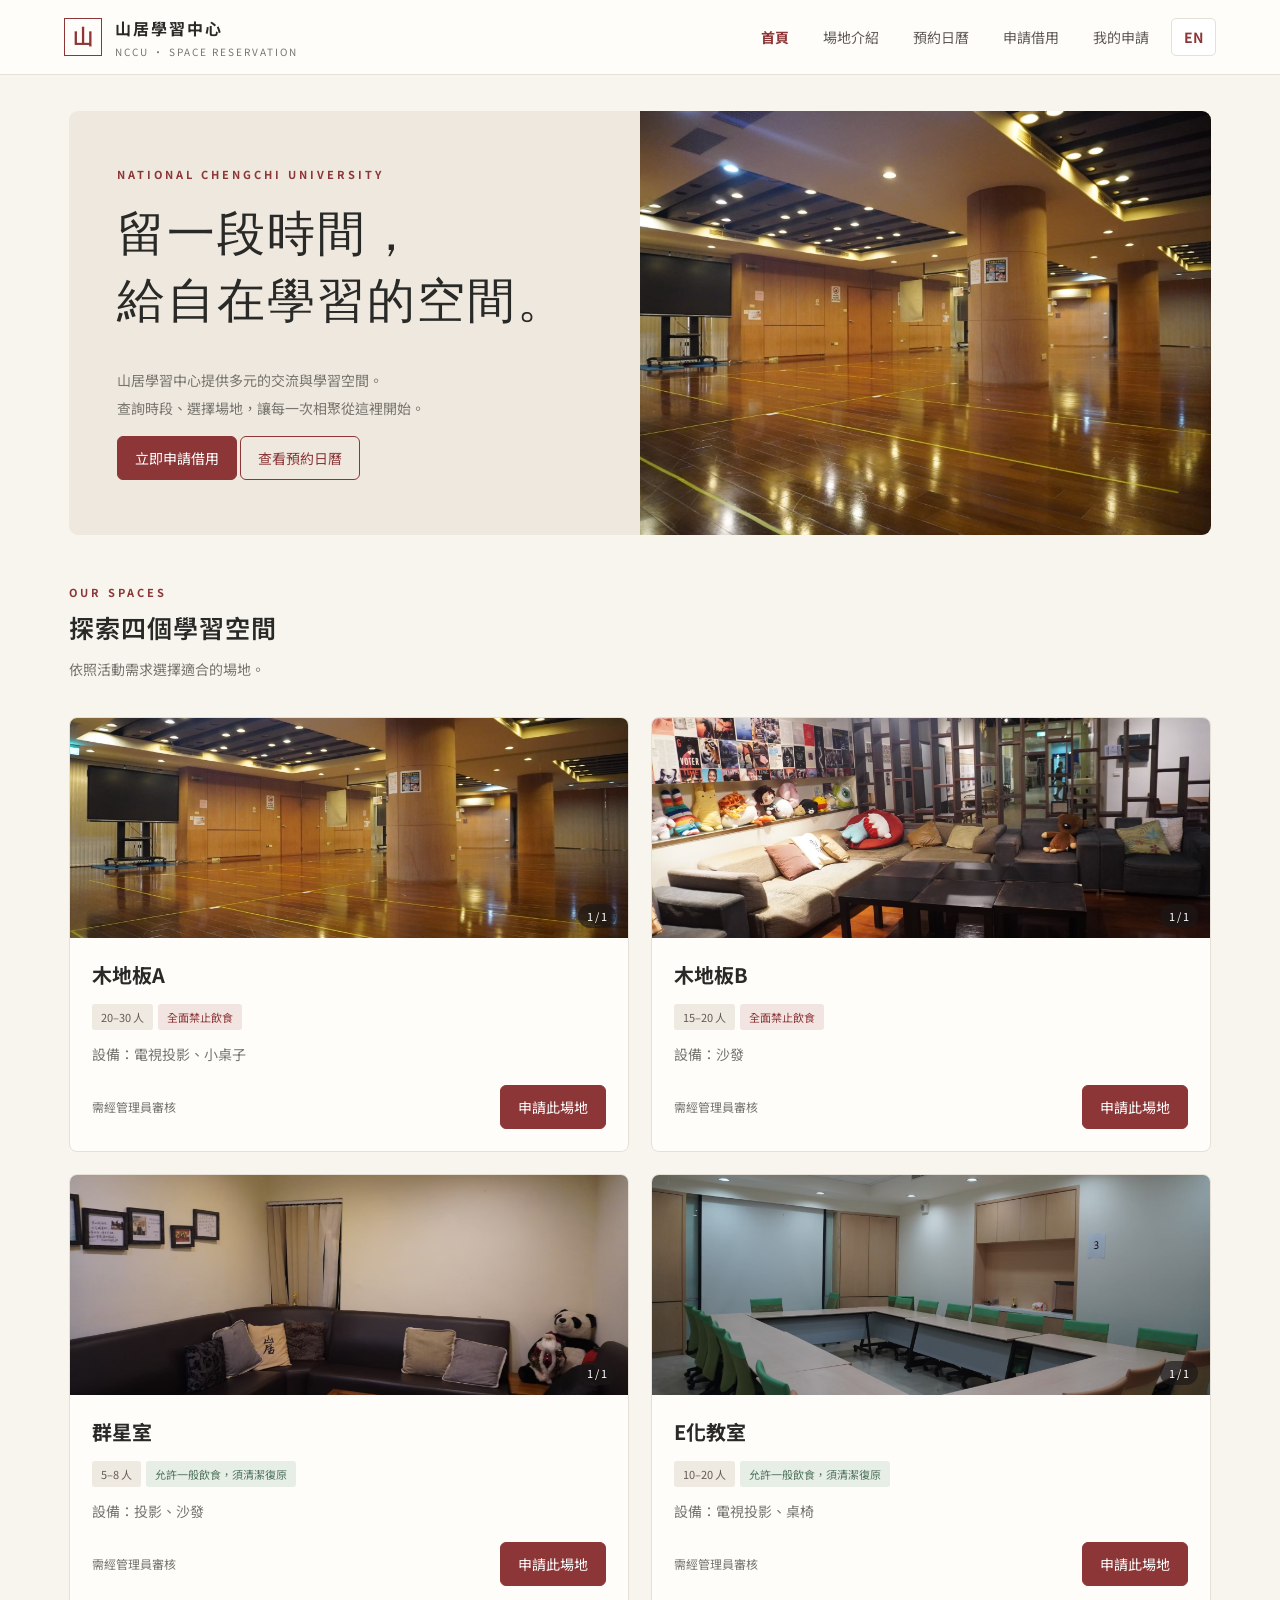
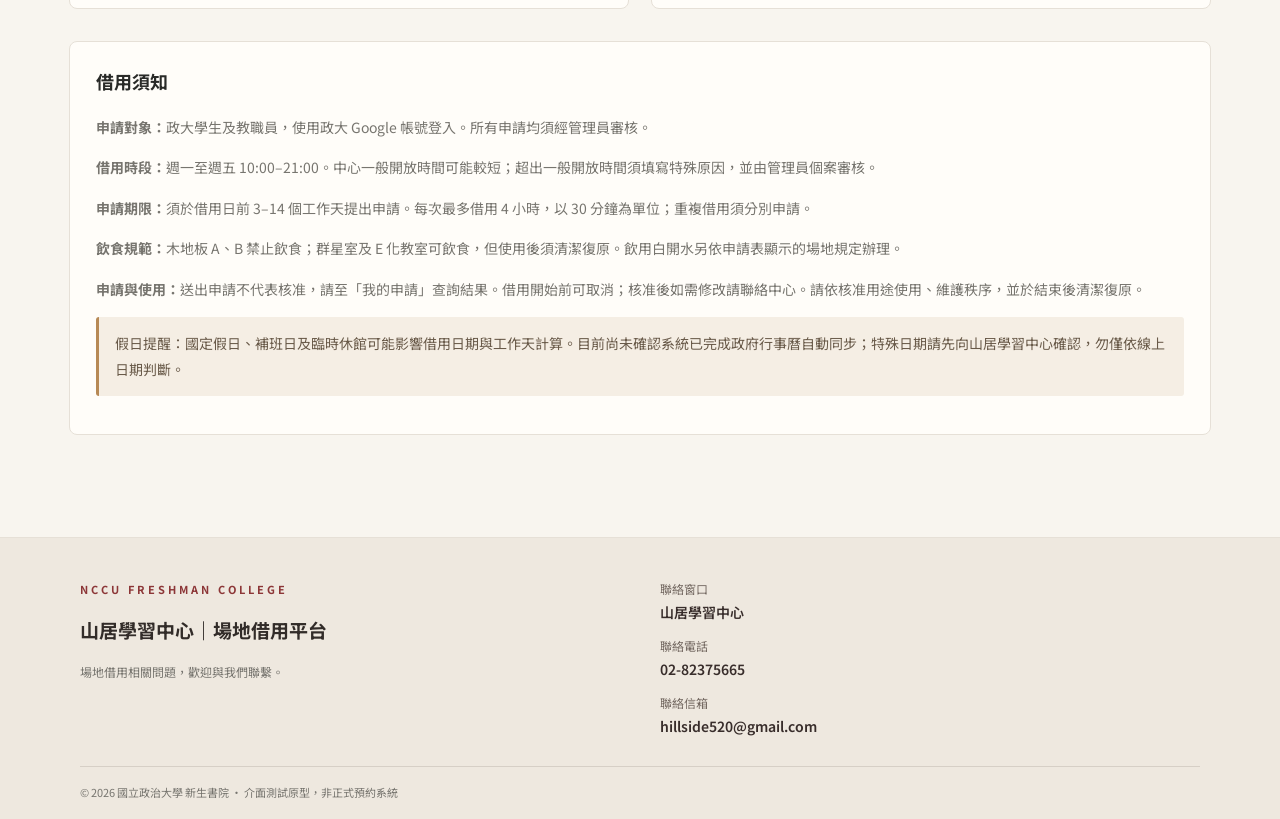
<file: index.html>
<!doctype html><html lang="zh-Hant"><head><meta charset="UTF-8"><meta name="viewport" content="width=device-width, initial-scale=1"><title>山居學習中心｜場地借用平台</title><link rel="stylesheet" href="styles.css"></head><body><div id="app"></div><script src="app.js"></script></body></html>
</file>
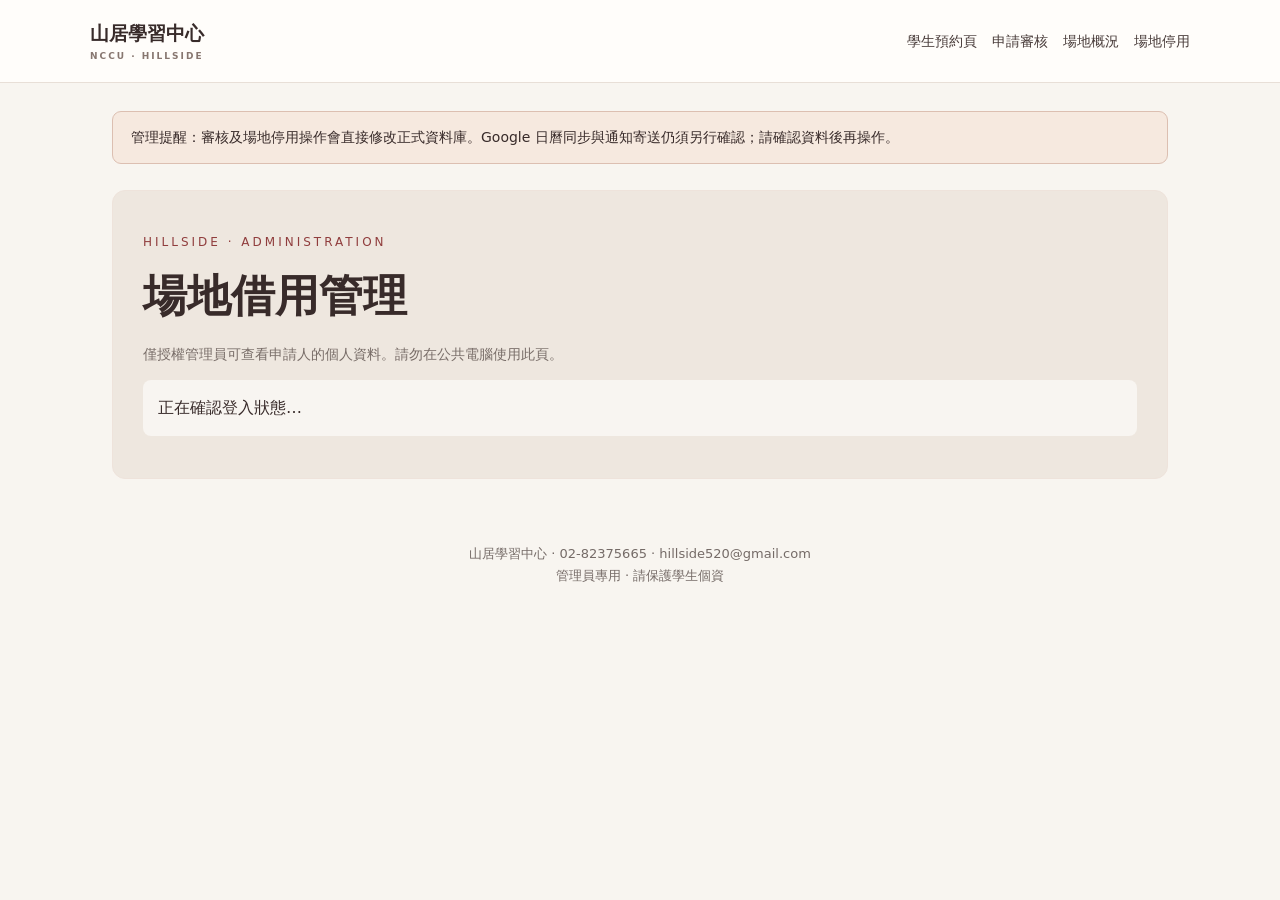
<file: admin-live.html>
<!doctype html><html lang="zh-Hant"><head><meta charset="utf-8"><meta name="viewport" content="width=device-width,initial-scale=1"><title>山居學習中心｜管理後台</title><link rel="stylesheet" href="live.css"><link rel="stylesheet" href="admin-live.css"></head><body>
<header><a href="index.html" class="brand">山居學習中心 <small>NCCU · HILLSIDE</small></a><nav><a href="booking-live.html">學生預約頁</a><a href="#requests">申請審核</a><a href="#overview">場地概況</a><a href="#room-blocks">場地停用</a></nav></header>
<main><div class="warning">管理提醒：審核及場地停用操作會直接修改正式資料庫。Google 日曆同步與通知寄送仍須另行確認；請確認資料後再操作。</div>
<section class="admin-top"><p class="eyebrow">HILLSIDE · ADMINISTRATION</p><h1>場地借用管理</h1><p class="muted">僅授權管理員可查看申請人的個人資料。請勿在公共電腦使用此頁。</p><div id="authStatus" class="status" role="status">正在確認登入狀態…</div><div class="actions"><button id="login" type="button" hidden>使用政大 Google 登入</button><button id="logout" type="button" class="outline" hidden>登出</button><button id="refresh" type="button" class="outline" hidden>重新讀取申請</button></div></section>
<div id="adminContent" hidden>
<section id="overview"><h2>申請概況</h2><div id="summary" class="summary-grid"></div><p class="muted">顯示最近最多 500 筆申請；數字不代表全校歷史總數。</p></section>
<section id="requests"><h2>申請審核</h2><div class="formgrid"><label>狀態篩選<select id="filter"><option value="reviewable">待處理（含待補件／替代方案）</option><option value="all">全部狀態</option><option value="approved">已核准</option><option value="rejected">未核准</option><option value="cancelled">已取消</option></select></label><label>搜尋活動、姓名、場地<input id="search" type="search" placeholder="輸入關鍵字"></label></div><div id="listStatus" class="status" role="status"></div><div id="bookingList"></div></section>
<section id="room-blocks"><h2>場地停用管理</h2><p class="muted">停用時段將在學生公開日曆顯示「不開放借用」，內部原因不會公開。設定前請確認日期與時間；既有停用紀錄可由管理員解除。</p>
<form id="batchBlockForm"><h3>寒暑假及全館閉館</h3><p class="muted">一次停用木地板 A、木地板 B、群星室及 E 化教室。結束日期包含當天；若與已核准預約、外部活動或既有停用重疊，整批不會建立。</p><div class="formgrid"><label>閉館類型<select id="batchType" required><option value="寒假閉館">寒假閉館</option><option value="暑假閉館">暑假閉館</option><option value="臨時閉館">臨時閉館</option><option value="其他全館停用">其他全館停用</option></select></label><label>補充說明（僅管理員可見，選填）<input id="batchNote" type="text" maxlength="240" placeholder="例如：依學年度行事曆"></label><label>開始日期（台灣時間）<input id="batchStart" type="date" required></label><label>結束日期（含當日）<input id="batchEnd" type="date" required></label></div><div class="actions"><button id="batchSubmit" type="submit">設定全部場地閉館</button></div><div id="batchStatus" class="status" role="status">尚未設定閉館期間。</div></form><hr><h3>單一場地停用</h3><form id="blockForm"><div class="formgrid"><label>停用場地<select id="blockRoom" required><option value="a">木地板 A</option><option value="b">木地板 B</option><option value="stars">群星室</option><option value="e">E 化教室</option></select></label><label>停用原因（僅管理員可見）<input id="blockReason" type="text" maxlength="300" required placeholder="例如：設備維修"></label><label>開始時間（台灣時間）<input id="blockStart" type="datetime-local" required></label><label>結束時間（台灣時間）<input id="blockEnd" type="datetime-local" required></label></div><div class="actions"><button id="blockSubmit" type="submit">新增停用時段</button><button id="blockRefresh" type="button" class="outline">重新讀取停用紀錄</button></div></form><div id="blockStatus" class="status" role="status">尚未讀取停用紀錄。</div><div id="blockList"></div></section></div></main><footer>山居學習中心 · 02-82375665 · hillside520@gmail.com<br>管理員專用 · 請保護學生個資</footer>
<script type="module" src="admin-live.js"></script></body></html>
</file>
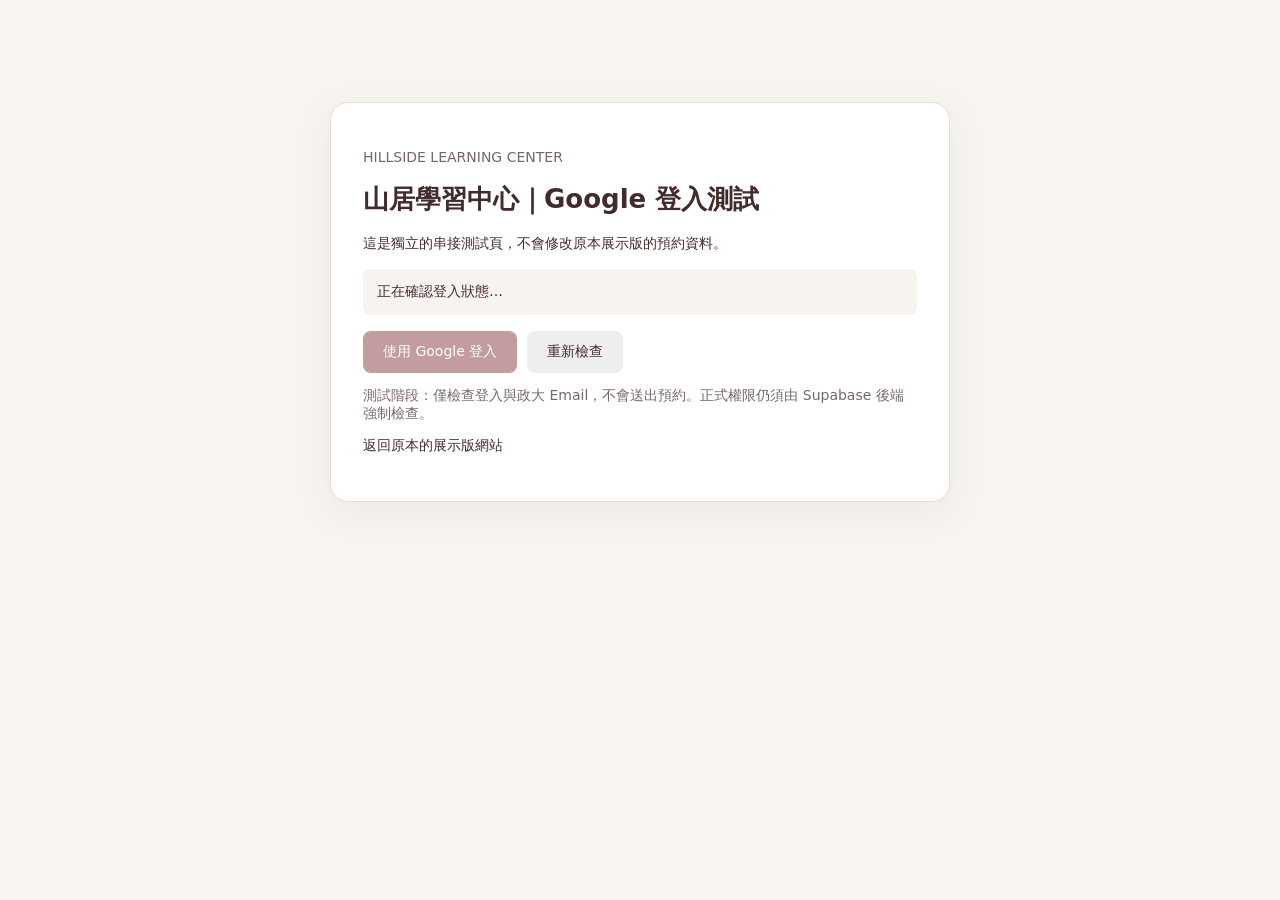
<file: auth-test.html>
<!doctype html><html lang="zh-Hant"><head><meta charset="utf-8"><meta name="viewport" content="width=device-width, initial-scale=1"><title>山居學習中心｜Google 登入測試</title><link rel="stylesheet" href="styles.css"><style>body{background:#f8f5f0;color:#432b2b;font-family:system-ui,sans-serif}.authwrap{max-width:680px;margin:8vh auto;padding:30px}.authcard{background:white;border:1px solid #e7ddd7;border-radius:18px;padding:32px;box-shadow:0 10px 40px #432b2b10}h1{font-size:26px}button{background:#873b40;color:white;border:0;border-radius:8px;padding:12px 20px;cursor:pointer}button:disabled{opacity:.5}.secondary{background:#eee;color:#432b2b}.status{padding:14px;background:#f7f3ef;border-radius:8px;margin:16px 0;white-space:pre-wrap;overflow-wrap:anywhere}.muted{color:#756767;font-size:14px}.actions{display:flex;gap:10px;flex-wrap:wrap}</style></head><body><main class="authwrap"><div class="authcard"><p class="muted">HILLSIDE LEARNING CENTER</p><h1>山居學習中心｜Google 登入測試</h1><p>這是獨立的串接測試頁，不會修改原本展示版的預約資料。</p><div id="status" class="status" role="status">正在確認登入狀態…</div><div class="actions"><button id="login" disabled>使用 Google 登入</button><button id="logout" class="secondary" hidden>登出</button><button id="refresh" class="secondary">重新檢查</button></div><p class="muted">測試階段：僅檢查登入與政大 Email，不會送出預約。正式權限仍須由 Supabase 後端強制檢查。</p><p><a href="index.html">返回原本的展示版網站</a></p></div></main><script type="module" src="auth-test.js"></script></body></html>
</file>
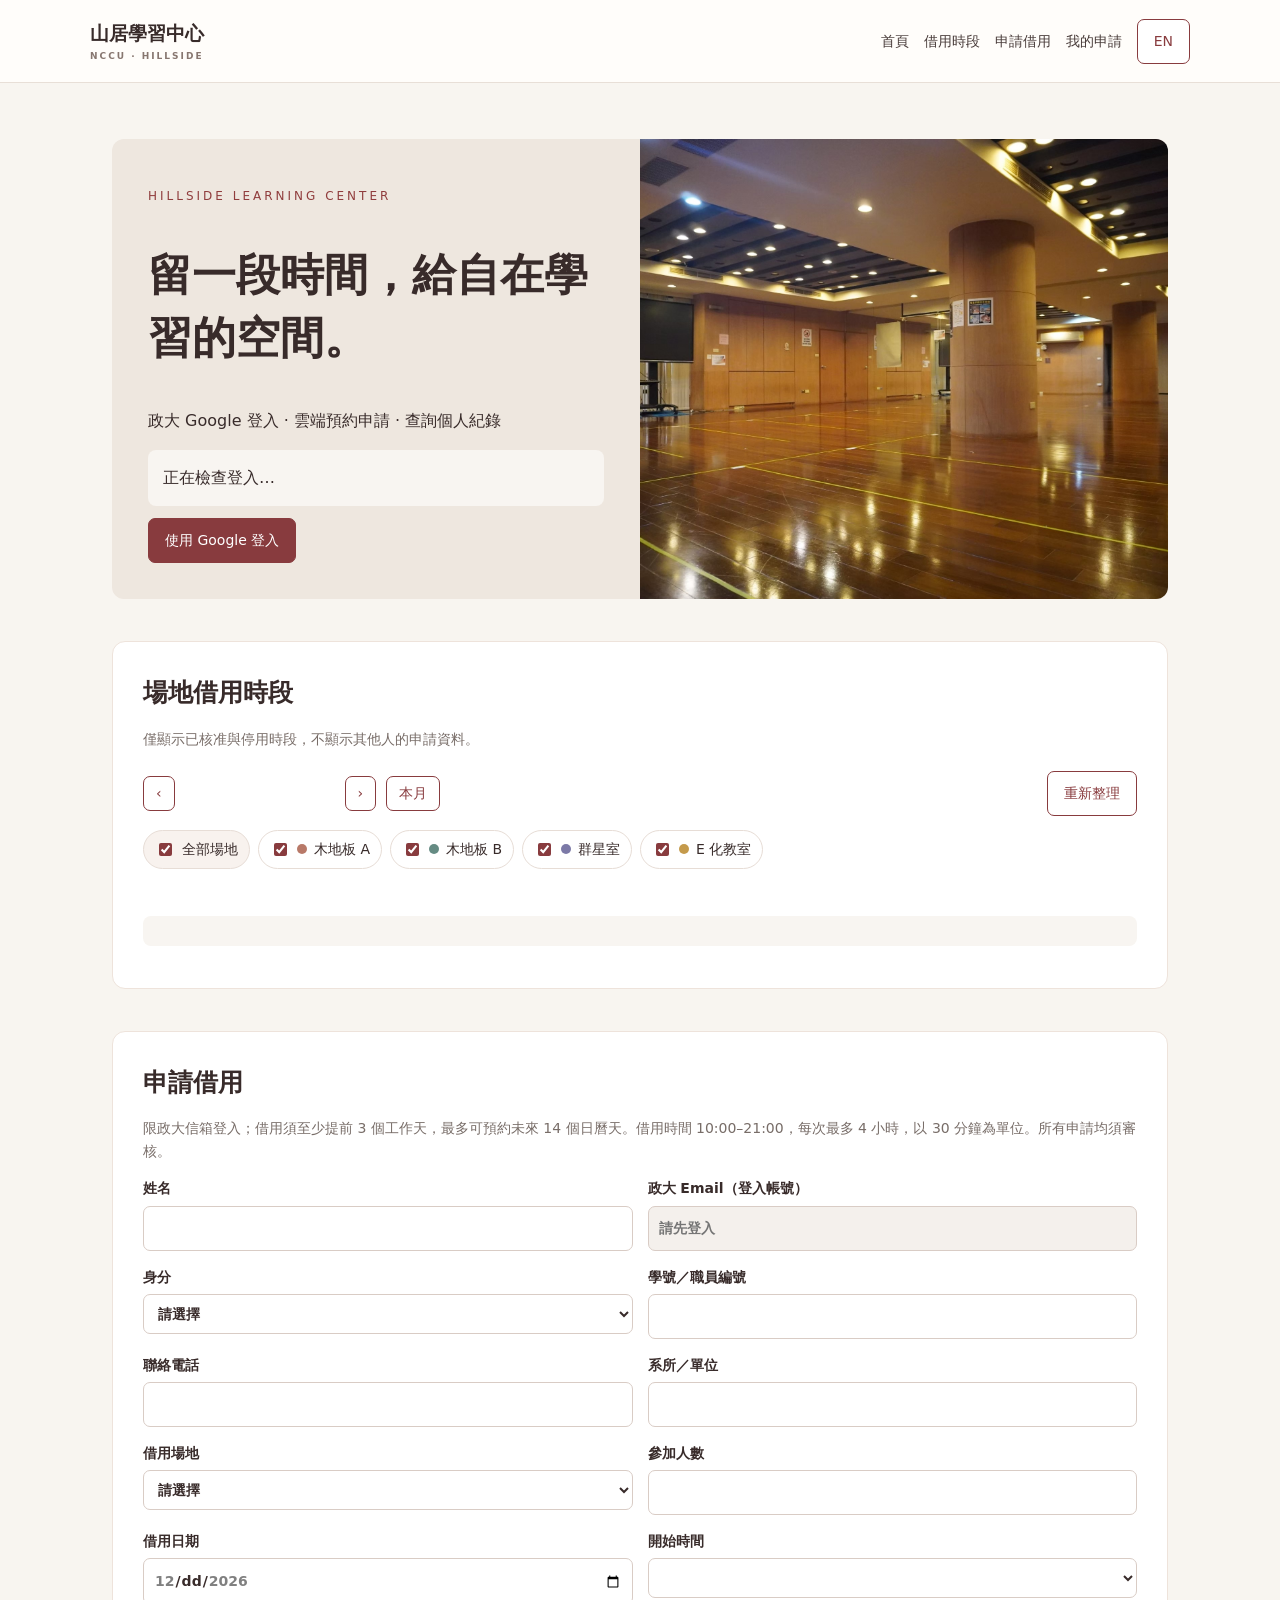
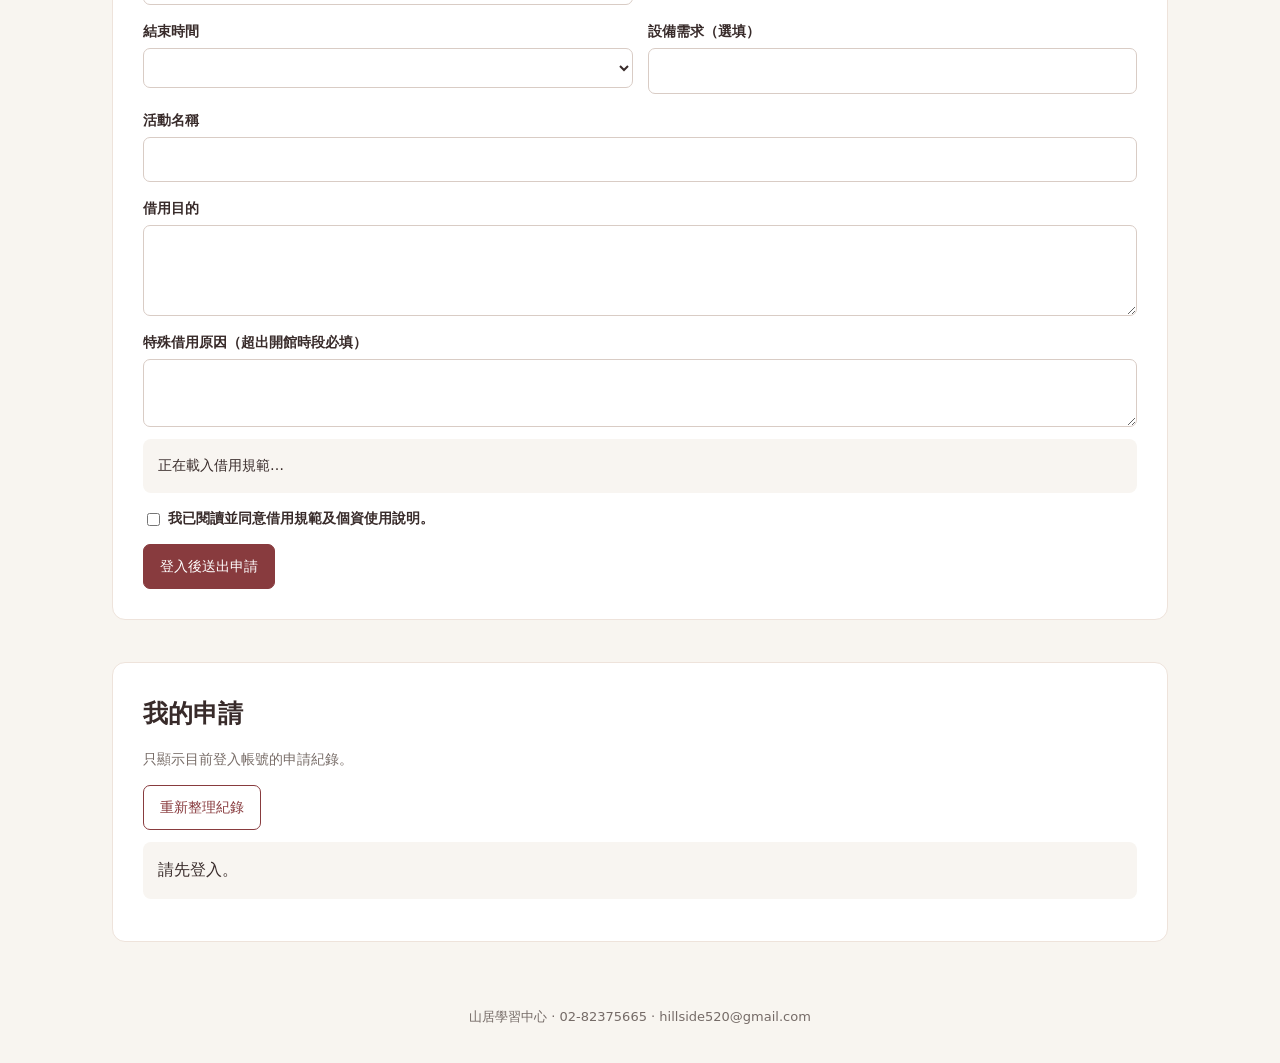
<file: booking-live.html>
<!doctype html><html lang="zh-Hant"><head><meta charset="utf-8"><meta name="viewport" content="width=device-width,initial-scale=1"><title>山居學習中心｜場地借用申請</title><link rel="stylesheet" href="live.css"></head><body><header><a href="index.html" class="brand"><span data-zh="山居學習中心" data-en="Hillside Learning Center">山居學習中心</span> <small>NCCU · HILLSIDE</small></a><nav><a href="index.html" data-zh="首頁" data-en="Home">首頁</a><a href="#schedule" data-zh="借用時段" data-en="Calendar">借用時段</a><a href="#apply" data-zh="申請借用" data-en="Apply">申請借用</a><a href="#mine" data-zh="我的申請" data-en="My Bookings">我的申請</a><button id="lang" type="button">EN</button></nav></header><main><section class="hero"><div><p class="eyebrow">HILLSIDE LEARNING CENTER</p><h1 id="headline">留一段時間，給自在學習的空間。</h1><p id="intro">政大 Google 登入 · 雲端預約申請 · 查詢個人紀錄</p><div id="authstatus" class="status" role="status">正在檢查登入…</div><div class="actions"><button id="login" type="button" data-zh="使用 Google 登入" data-en="Sign in with Google">使用 Google 登入</button><button id="logout" type="button" class="outline" hidden data-zh="登出" data-en="Sign out">登出</button></div></div><img src="assets/木地板A-2.jpeg" alt="Wood-floor Room A"></section><section id="schedule"><h2 id="scheduleTitle">場地借用時段</h2><p class="muted" id="scheduleHint">僅顯示已核准與停用時段，不顯示其他人的申請資料。</p><div class="calendar-toolbar"><div class="calendar-nav"><button type="button" class="outline" id="prevMonth" aria-label="上個月">‹</button><strong id="monthTitle"></strong><button type="button" class="outline" id="nextMonth" aria-label="下個月">›</button><button type="button" class="outline" id="todayMonth" data-zh="本月" data-en="This month">本月</button></div><button id="loadSchedule" type="button" class="outline" data-zh="重新整理" data-en="Refresh">重新整理</button></div><div class="room-filters" id="roomFilters" aria-label="場地篩選"><label class="room-filter all"><input type="checkbox" id="allRooms" checked><span id="allRoomsText">全部場地</span></label><label class="room-filter"><input type="checkbox" data-room="a" checked><span class="room-dot" style="--room-color:#B87968"></span><span data-zh="木地板 A" data-en="Wood-floor Room A">木地板 A</span></label><label class="room-filter"><input type="checkbox" data-room="b" checked><span class="room-dot" style="--room-color:#658B83"></span><span data-zh="木地板 B" data-en="Wood-floor Room B">木地板 B</span></label><label class="room-filter"><input type="checkbox" data-room="stars" checked><span class="room-dot" style="--room-color:#7C79A7"></span><span data-zh="群星室" data-en="Star Room">群星室</span></label><label class="room-filter"><input type="checkbox" data-room="e" checked><span class="room-dot" style="--room-color:#C49A4B"></span><span data-zh="E 化教室" data-en="E-classroom">E 化教室</span></label></div><p id="calendarStatus" class="muted" role="status" aria-live="polite"></p><div class="calendar-weekdays" id="calendarWeekdays"></div><div class="calendar-grid" id="calendarGrid" aria-label="場地借用月曆"></div><div class="day-detail"><h3 id="dayTitle"></h3><div id="scheduleResult" class="panel" role="status"></div></div></section><section id="apply"><h2 id="applyTitle">申請借用</h2><p class="muted" id="applyHint">限政大信箱登入；借用須至少提前 3 個工作天，最多可預約未來 14 個日曆天。借用時間 10:00–21:00，每次最多 4 小時，以 30 分鐘為單位。所有申請均須審核。</p><form id="bookingForm"><div class="formgrid"><label><span data-zh="姓名" data-en="Full name">姓名</span><input name="applicant_name" required maxlength="100"></label><label><span data-zh="政大 Email（登入帳號）" data-en="NCCU email (signed-in account)">政大 Email（登入帳號）</span><input id="email" readonly placeholder="請先登入" data-zh-placeholder="請先登入" data-en-placeholder="Please sign in first"></label><label><span data-zh="身分" data-en="Identity">身分</span><select name="applicant_identity" required><option value="" data-zh="請選擇" data-en="Select">請選擇</option><option value="student" data-zh="學生" data-en="Student">學生</option><option value="staff" data-zh="教職員" data-en="Staff">教職員</option><option value="other" data-zh="其他" data-en="Other">其他</option></select></label><label><span data-zh="學號／職員編號" data-en="Student / staff number">學號／職員編號</span><input name="applicant_number" required maxlength="50"></label><label><span data-zh="聯絡電話" data-en="Phone">聯絡電話</span><input name="applicant_phone" type="tel" required maxlength="50"></label><label><span data-zh="系所／單位" data-en="Department / unit">系所／單位</span><input name="applicant_unit" required maxlength="150"></label><label><span data-zh="借用場地" data-en="Room">借用場地</span><select name="room_id" required><option value="" data-zh="請選擇" data-en="Select">請選擇</option><option value="a" data-zh="木地板 A · 建議 20–30 人" data-en="Wood Floor A · 20–30 people suggested">木地板 A · 建議 20–30 人</option><option value="b" data-zh="木地板 B · 建議 15–20 人" data-en="Wood Floor B · 15–20 people suggested">木地板 B · 建議 15–20 人</option><option value="stars" data-zh="群星室 · 建議 5–8 人" data-en="Stars Room · 5–8 people suggested">群星室 · 建議 5–8 人</option><option value="e" data-zh="E 化教室 · 建議 10–20 人" data-en="E-classroom · 10–20 people suggested">E 化教室 · 建議 10–20 人</option></select></label><label><span data-zh="參加人數" data-en="Attendees">參加人數</span><input name="attendee_count" type="number" min="1" step="1" required></label><label><span data-zh="借用日期" data-en="Booking date">借用日期</span>
<input name="date" type="date" id="bookingDate" required>
</label><label><span data-zh="開始時間" data-en="Start time">開始時間</span><select name="start" required></select></label><label><span data-zh="結束時間" data-en="End time">結束時間</span><select name="end" required></select></label><label><span data-zh="設備需求（選填）" data-en="Equipment needs (optional)">設備需求（選填）</span><input name="equipment_needs" maxlength="500"></label><label class="wide"><span data-zh="活動名稱" data-en="Activity name">活動名稱</span><input name="activity_name" required maxlength="150"></label><label class="wide"><span data-zh="借用目的" data-en="Purpose">借用目的</span><textarea name="purpose" required rows="3" maxlength="1500"></textarea></label><label class="wide"><span data-zh="補充說明（選填；不適用於超出借用時段的申請）" data-en="Additional notes (optional; outside-hours requests are not available online)">特殊借用原因（超出開館時段必填）</span><textarea name="special_reason" rows="2" maxlength="1000"></textarea></label></div><div class="policy" id="policy">正在載入借用規範…</div><label class="check"><input type="checkbox" name="consent" required><span id="consentLabel" data-zh="我已閱讀並同意借用規範及個資使用說明。" data-en="I have read and agree to the booking rules and privacy notice.">我已閱讀並同意借用規範及個資使用說明。</span></label><button type="submit" id="submit">登入後送出申請</button><div id="formstatus" class="status" role="status"></div></form></section><section id="mine"><h2 id="mineTitle">我的申請</h2><p class="muted" id="mineHint">只顯示目前登入帳號的申請紀錄。</p><button id="refreshMine" type="button" class="outline" data-zh="重新整理紀錄" data-en="Refresh bookings">重新整理紀錄</button><div id="mineResult" class="panel" role="status">請先登入。</div></section></main><footer><span data-zh="山居學習中心" data-en="Hillside Learning Center">山居學習中心</span> · 02-82375665 · hillside520@gmail.com</footer><script type="module" src="live.js"></script>
<script>
(function () {
  const dateInput = document.getElementById('bookingDate');
  if (!dateInput) return;

  const formatter = new Intl.DateTimeFormat('en-CA', {
    timeZone: 'Asia/Taipei',
    year: 'numeric',
    month: '2-digit',
    day: '2-digit'
  });

  const parts = formatter.formatToParts(new Date());
  const getPart = type =>
    Number(parts.find(part => part.type === type).value);

  const year = getPart('year');
  const month = getPart('month');
  const day = getPart('day');

  const todayUTC = new Date(Date.UTC(year, month - 1, day));

  const formatDate = date =>
    date.toISOString().slice(0, 10);

  const maxDate = new Date(todayUTC);
  maxDate.setUTCDate(maxDate.getUTCDate() + 14);

  dateInput.min = formatDate(todayUTC);
  dateInput.max = formatDate(maxDate);
})();
</script>
</body></html>
</file>
<file: styles.css>
@import url('https://fonts.googleapis.com/css2?family=Noto+Sans+TC:wght@400;500;600;700&display=swap');
:root{--paper:#f8f5ef;--cream:#eee8de;--white:#fffdf9;--ink:#292a28;--muted:#77756f;--red:#8c3637;--redlight:#f2e4e1;--line:#e6e0d7;--green:#52755f;--yellow:#ae7a37}*{box-sizing:border-box}body{margin:0;background:var(--paper);color:var(--ink);font-family:'Noto Sans TC',-apple-system,BlinkMacSystemFont,'Segoe UI',sans-serif;font-size:14px}button,input,select,textarea{font:inherit}button{cursor:pointer}a{color:inherit;text-decoration:none}.app{min-height:100vh}.top{height:75px;background:var(--white);border-bottom:1px solid var(--line);display:flex;align-items:center;justify-content:space-between;padding:0 clamp(18px,5vw,70px);gap:18px;position:sticky;top:0;z-index:30}.brand{display:flex;gap:13px;align-items:center;cursor:pointer}.seal{width:38px;height:38px;border:1.5px solid var(--red);color:var(--red);display:grid;place-items:center;font-family:serif;font-size:20px;font-weight:700}.brand strong{display:block;font-size:16px;letter-spacing:2px}.brand small{display:block;font-size:10px;color:var(--muted);letter-spacing:2px;margin-top:4px}.topnav{display:flex;align-items:center;gap:10px;flex-wrap:wrap}.navbtn{border:0;background:transparent;padding:10px 12px;color:#5f5a56}.navbtn.active{color:var(--red);font-weight:700}.btn{border:1px solid var(--red);border-radius:6px;background:var(--red);color:white;padding:11px 17px;transition:.15s}.btn:hover{filter:brightness(.94)}.btn.ghost{background:transparent;color:var(--red)}.btn.neutral{background:#fff;border-color:var(--line);color:var(--ink)}.btn.small{padding:7px 11px;font-size:12px}.btn:disabled{opacity:.45;cursor:not-allowed}.wrap{max-width:1190px;margin:auto;padding:36px 24px 80px}.hero{min-height:350px;border-radius:9px;overflow:hidden;display:grid;grid-template-columns:1fr 1fr;background:var(--cream);margin-bottom:46px}.heroText{padding:55px 48px;display:flex;flex-direction:column;justify-content:center}.eyebrow{font-size:11px;color:var(--red);letter-spacing:3px;font-weight:700}.hero h1{font-family:serif;font-size:clamp(28px,3.8vw,48px);line-height:1.4;font-weight:500;letter-spacing:2px;margin:18px 0}.hero p{color:var(--muted);line-height:2}.heroImg{background:url('assets/木地板A-2.jpeg') center/cover}.sectionTitle{display:flex;justify-content:space-between;align-items:end;gap:12px;margin:24px 0}.sectionTitle h2{font-size:25px;font-weight:600;letter-spacing:1px;margin:8px 0}.muted{color:var(--muted)}.tiny{font-size:12px}.grid{display:grid;grid-template-columns:repeat(2,minmax(0,1fr));gap:22px}.room{background:var(--white);border:1px solid var(--line);border-radius:8px;overflow:hidden}.room img{width:100%;height:220px;object-fit:cover;display:block}.roombody{padding:22px}.room h3{font-size:20px;margin:0 0 12px}.room p{line-height:1.9;color:var(--muted);margin:8px 0}.tag{display:inline-block;border-radius:3px;background:#eee9e1;color:#655b51;padding:5px 9px;font-size:11px;margin:3px 5px 3px 0}.tag.red{background:var(--redlight);color:var(--red)}.tag.green{background:#e6eee6;color:var(--green)}.roomfoot{display:flex;justify-content:space-between;align-items:center;margin-top:17px;gap:8px}.panel{background:var(--white);border:1px solid var(--line);border-radius:8px;padding:26px;margin-bottom:22px}.panel h3{margin:0 0 20px;font-size:18px}.formgrid{display:grid;grid-template-columns:repeat(2,minmax(0,1fr));gap:18px}.field{display:flex;flex-direction:column;gap:8px}.field.full{grid-column:1/-1}.field label{font-size:13px;font-weight:600}.field input,.field select,.field textarea{border:1px solid #dcd7cf;background:#fff;border-radius:5px;padding:11px 12px;min-height:43px;outline-color:var(--red);width:100%;color:var(--ink)}.field textarea{min-height:95px;resize:vertical}.field input[readonly]{background:#f4f1ec;color:#716c66}.notice{background:#f5eee4;border-left:3px solid #b78955;padding:13px 16px;line-height:1.9;color:#695a49;border-radius:3px;margin:12px 0}.error{background:#fae9e6;color:#9b3434;border-left-color:#9b3434}.success{background:#e8f1e9;color:#376749;border-left-color:#376749}.row{display:flex;align-items:center;gap:12px;flex-wrap:wrap}.spacebetween{justify-content:space-between}.checks{display:flex;gap:14px;flex-wrap:wrap}.checks label{font-weight:400;display:flex;gap:6px;align-items:center}.tablewrap{overflow:auto}table{width:100%;border-collapse:collapse;min-width:620px}th,td{text-align:left;padding:14px 12px;border-bottom:1px solid var(--line);vertical-align:top}th{font-size:12px;color:var(--muted);font-weight:600;background:#f8f6f2}.pill{display:inline-block;padding:5px 9px;border-radius:4px;background:#f0ede8;font-size:11px;color:#69635e;white-space:nowrap}.pill.approved{background:#e5eee6;color:#3e7651}.pill.pending{background:#fff0d9;color:#94601f}.pill.rejected,.pill.cancelled{background:#f5e2e0;color:#a04444}.pill.needs_info,.pill.reschedule_requested{background:#e9e5f3;color:#675384}.pill.completed{background:#e6e9ea;color:#56666b}.adminlayout{display:grid;grid-template-columns:235px minmax(0,1fr);min-height:calc(100vh - 75px)}.sidebar{background:#ede8df;padding:27px 13px;border-right:1px solid var(--line)}.sidetitle{color:var(--red);font-size:12px;letter-spacing:2px;padding:9px 15px 17px}.sidebtn{width:100%;text-align:left;padding:12px 14px;border:0;background:transparent;border-radius:5px;color:#5f5c56;margin-bottom:4px}.sidebtn.active{background:var(--white);color:var(--red);font-weight:700;box-shadow:0 1px 4px #0000000b}.adminmain{padding:34px clamp(18px,3vw,42px) 70px;min-width:0}.stats{display:grid;grid-template-columns:repeat(4,1fr);gap:14px;margin:25px 0}.stat{background:var(--white);border:1px solid var(--line);padding:22px;border-radius:7px}.stat strong{font-size:30px;display:block;color:var(--red);margin-top:10px}.toolbar{display:flex;gap:12px;flex-wrap:wrap;align-items:center;margin:12px 0 20px}.toolbar select,.toolbar input{border:1px solid var(--line);padding:10px;border-radius:5px;background:white;max-width:100%}.calendar{display:grid;grid-template-columns:76px repeat(5,minmax(0,1fr));border-left:1px solid var(--line);border-top:1px solid var(--line);background:white;min-width:680px}.calcell{border-right:1px solid var(--line);border-bottom:1px solid var(--line);padding:10px 7px;min-height:66px;font-size:12px}.calhead{background:#eee9e1;font-weight:700;min-height:44px}.event{display:block;padding:5px 6px;margin:2px 0;border-radius:3px;font-size:11px;background:var(--redlight);color:var(--red);word-break:break-word}.event.blocked{background:#e3e1dc;color:#615d56}.event.pending{background:#fff1d8;color:#8d6328}.modalbg{position:fixed;inset:0;background:#1714129c;display:flex;align-items:center;justify-content:center;padding:15px;z-index:100}.modal{width:min(680px,100%);max-height:92vh;overflow:auto;background:var(--white);border-radius:9px;padding:26px;box-shadow:0 20px 80px #0003}.modal h2{margin:0 0 15px}.close{float:right;border:0;background:transparent;font-size:24px;color:var(--muted)}.divider{border:0;border-top:1px solid var(--line);margin:20px 0}.footer{padding:30px;text-align:center;color:var(--muted);border-top:1px solid var(--line);font-size:12px}.toast{position:fixed;right:20px;bottom:22px;z-index:120;background:#30322f;color:#fff;padding:13px 20px;border-radius:6px;box-shadow:0 10px 40px #0002;max-width:400px}.link{border:0;background:transparent;color:var(--red);padding:4px;text-decoration:underline}.emptystate{text-align:center;color:var(--muted);padding:50px 10px}.mutedbox{padding:18px;background:#f5f1eb;border-radius:6px;line-height:1.9}.kbd{font-size:11px;background:#eee;border:1px solid #ddd;border-radius:4px;padding:3px 6px}.preview{font-size:12px;color:var(--muted);line-height:1.8}@media(max-width:900px){.top{height:auto;min-height:75px;align-items:flex-start;flex-direction:column;padding:14px 20px}.topnav{gap:3px}.hero{grid-template-columns:1fr}.heroImg{height:220px;order:-1}.heroText{padding:30px}.adminlayout{grid-template-columns:1fr}.sidebar{display:flex;overflow:auto;gap:5px;padding:10px;position:sticky;top:0;z-index:20}.sidetitle{display:none}.sidebtn{white-space:nowrap;width:auto;margin:0}.stats{grid-template-columns:repeat(2,1fr)}}@media(max-width:620px){.grid,.formgrid{grid-template-columns:1fr}.field.full{grid-column:auto}.wrap{padding:22px 14px 50px}.panel{padding:18px}.room img{height:180px}.stats{grid-template-columns:repeat(2,1fr)}.stat{padding:14px}.stat strong{font-size:23px}.adminmain{padding:20px 13px}.brand strong{font-size:14px}}

/* Calendar room identification — public labels contain no personal information */
.room-legend{display:flex;flex-wrap:wrap;gap:9px 17px;margin:0 0 16px;font-size:12px;color:#5c5751}
.legend-item{display:inline-flex;align-items:center;gap:7px}
.legend-dot{display:inline-block;width:11px;height:11px;border-radius:3px}
.event.room-event{border-left:3px solid currentColor;line-height:1.45;font-weight:600}
.event.room-A,.legend-dot.room-A{background:#f1e1df;color:#923f40}
.event.room-B,.legend-dot.room-B{background:#e8e3f3;color:#68508a}
.event.room-C,.legend-dot.room-C{background:#e2eee8;color:#366e59}
.event.room-D,.legend-dot.room-D{background:#e4ebf4;color:#46688e}
.event.room-event.pending{background:#fff1d8;color:#8d6328}
.legend-dot.room-A{background:#923f40}.legend-dot.room-B{background:#68508a}.legend-dot.room-C{background:#366e59}.legend-dot.room-D{background:#46688e}

/* V1.2 enhancements */
.lang-toggle{border:1px solid var(--line);border-radius:5px;background:#fff;color:var(--red);padding:8px 12px;font-weight:700}.photo-carousel{height:220px;position:relative;overflow:hidden;background:#ebe5db;touch-action:pan-y}.photo-carousel img{height:100%;width:100%;object-fit:cover;cursor:zoom-in}.photo-arrow{position:absolute;top:50%;transform:translateY(-50%);width:36px;height:42px;background:#fffdf9d9;border:0;color:#4d3b36;font-size:30px}.photo-arrow.prev{left:8px}.photo-arrow.next{right:8px}.photo-count{position:absolute;bottom:10px;right:12px;background:#1b1717aa;color:#fff;padding:4px 9px;border-radius:20px;font-size:11px}.photo-dots{position:absolute;bottom:12px;left:12px;display:flex;gap:6px}.photo-dot{height:8px;width:8px;border-radius:50%;background:#ffffff8c;border:1px solid white;padding:0}.photo-dot.selected{background:white}.photo-modal{width:min(1050px,100%)}.photo-modal img{width:100%;max-height:75vh;object-fit:contain}.contact-footer{background:#eee8df;text-align:left;padding:42px clamp(20px,6vw,80px) 18px}.footer-inner{max-width:1120px;margin:auto;display:grid;grid-template-columns:1fr 1fr;gap:40px}.footer h3{font-size:19px;color:#322c29}.footer p{line-height:1.7}.contact-list{display:grid;gap:15px}.contact-list>div{display:flex;flex-direction:column;gap:5px}.contact-list span{color:#756a63;font-size:12px}.contact-list a,.contact-list strong{font-size:14px;font-weight:600;color:#382d2b}.contact-list a:hover{text-decoration:underline;color:var(--red)}.copyright{max-width:1120px;margin:30px auto 0;border-top:1px solid #d6cfc6;padding-top:16px;font-size:11px}.mine-filters{margin-bottom:22px}@media(max-width:620px){.photo-carousel{height:190px}.footer-inner{grid-template-columns:1fr;gap:16px}.topnav{width:100%}.lang-toggle{margin-left:auto}}
</file>
<file: live.css>
*{box-sizing:border-box}html{scroll-behavior:smooth}body{margin:0;background:#f8f5f0;color:#382b2a;font-family:system-ui,-apple-system,"Noto Sans TC",sans-serif;line-height:1.65}header{display:flex;justify-content:space-between;align-items:center;gap:20px;padding:18px max(22px,calc((100% - 1100px)/2));background:#fffdfa;border-bottom:1px solid #e8dfd7;flex-wrap:wrap}.brand{font-weight:750;font-size:19px;color:#382b2a;text-decoration:none}.brand small{display:block;letter-spacing:2px;font-size:9px;color:#87766f}nav{display:flex;gap:15px;align-items:center;flex-wrap:wrap}nav a{color:#483b39;text-decoration:none;font-size:14px}main{max-width:1100px;margin:auto;padding:28px 22px}.warning{background:#f6e9df;border:1px solid #dcbfb1;padding:14px 18px;border-radius:9px;font-size:14px}.hero{display:grid;grid-template-columns:1fr 1fr;background:#eee7df;margin-top:28px;border-radius:12px;overflow:hidden;min-height:330px}.hero>div{padding:36px}.hero img{width:100%;height:100%;object-fit:cover}.eyebrow{color:#903d3d;letter-spacing:3px;font-size:12px}h1{font-family:serif;font-size:clamp(28px,4vw,44px);line-height:1.45}h2{font-size:25px;margin:0 0 12px}section:not(.hero){margin-top:42px;padding:30px;background:#fff;border:1px solid #eee3db;border-radius:13px}.muted{color:#786d68;font-size:14px}.status,.panel,.policy{background:#f8f5f1;padding:15px;border-radius:8px;margin:12px 0;white-space:pre-wrap;overflow-wrap:anywhere}.status:empty{display:none}.actions,.row{display:flex;gap:12px;align-items:end;flex-wrap:wrap}button{cursor:pointer;background:#883b3e;color:white;border:1px solid #883b3e;border-radius:7px;padding:10px 16px;font:inherit;font-size:14px}button:disabled{opacity:.5;cursor:not-allowed}button.outline,nav button{background:white;color:#883b3e}.formgrid{display:grid;grid-template-columns:repeat(2,minmax(0,1fr));gap:15px}label{display:flex;flex-direction:column;gap:5px;font-size:14px;font-weight:600}input,select,textarea{width:100%;border:1px solid #d9ccc5;border-radius:7px;padding:10px;background:white;font:inherit;color:#382b2a}input[readonly]{background:#f4f0ec}.wide{grid-column:1/-1}.check{flex-direction:row;align-items:start;margin:14px 0}.check input{width:auto;margin-top:6px}.policy{max-height:230px;overflow:auto;font-size:14px;white-space:pre-wrap}.entry{padding:14px 0;border-bottom:1px solid #e7ddd6}.entry:last-child{border-bottom:0}.entry button{margin-top:7px}footer{text-align:center;color:#756b67;font-size:13px;padding:36px 20px}@media(max-width:700px){.hero{grid-template-columns:1fr}.hero img{height:210px;order:-1}.formgrid{grid-template-columns:1fr}.wide{grid-column:auto}section:not(.hero){padding:20px}header{padding:16px}}
/* Phase 4: responsive four-room calendar */
.calendar-toolbar,.calendar-nav,.room-filters,.calendar-entry{display:flex;align-items:center;gap:10px;flex-wrap:wrap}.calendar-toolbar{justify-content:space-between;margin:20px 0 14px}.calendar-nav strong{min-width:150px;text-align:center}.calendar-nav button{padding:5px 12px}.room-filters{gap:8px;margin:10px 0 16px}.room-filter{display:flex;flex-direction:row;align-items:center;gap:7px;padding:7px 11px;border:1px solid #e7ddd6;border-radius:22px;font-weight:500;cursor:pointer;background:#fff}.room-filter.all{background:#f8f2ee}.room-filter input{width:auto;accent-color:#883b3e}.room-dot{display:inline-block;flex:none;width:10px;height:10px;background:var(--room-color);border-radius:50%}.calendar-weekdays,.calendar-grid{display:grid;grid-template-columns:repeat(7,minmax(0,1fr));gap:5px}.calendar-weekdays{margin-bottom:7px;text-align:center;color:#756b67;font-size:13px}.calendar-day{min-width:0;min-height:78px;background:#fffdfa;color:#382b2a;border:1px solid #e9e1da;border-radius:8px;padding:8px;display:flex;flex-direction:column;align-items:flex-start;justify-content:space-between;font-size:14px}.calendar-day:hover{background:#f7eee8}.calendar-day.active{border:2px solid #883b3e;background:#f8f0ec}.calendar-day.is-today>span:first-child{font-weight:800;text-decoration:underline}.calendar-dots{display:flex;flex-wrap:wrap;gap:4px}.calendar-empty{min-height:78px}.day-detail{margin-top:24px}.day-detail h3{font-size:17px;margin:0}.calendar-entry{padding:10px 0;border-bottom:1px solid #e7ddd6}.calendar-entry:last-child{border-bottom:0}.calendar-entry strong{min-width:90px}.calendar-entry span:last-child{margin-left:auto;color:#786d68;font-size:13px}@media(max-width:600px){.calendar-day{min-height:56px;padding:5px}.calendar-empty{min-height:56px}.calendar-dots{gap:3px}.calendar-dots .room-dot{width:7px;height:7px}.calendar-nav strong{min-width:115px}.calendar-entry span:last-child{margin-left:0}}

/* Closed dates in public booking calendar */
.calendar-day.calendar-closed{background:#f0eeeb;color:#736e6b;border-color:#ded8d2}.calendar-day.calendar-closed.active{border:2px solid #883b3e;background:#eae2dd}.calendar-closed-label{font-size:10px;font-weight:700;line-height:1.3;color:#7c5451}.closed-day-notice{margin:0 0 10px;font-weight:700;color:#883b3e}.calendar-day.calendar-closed:hover{background:#e8e3df}@media(max-width:600px){.calendar-closed-label{font-size:9px}}
</file>
<file: admin-live.css>
.admin-top{margin-top:26px!important;background:#eee7df!important}.admin-top h1{margin:8px 0}.summary-grid{display:grid;grid-template-columns:repeat(4,minmax(0,1fr));gap:12px}.stat{border:1px solid #e7ddd6;border-radius:9px;padding:16px;background:#faf7f4}.stat strong{display:block;font-size:27px;color:#883b3e}.booking-card{border:1px solid #e5dad4;border-radius:10px;margin:18px 0;padding:20px;background:#fffdfa}.booking-card h3{margin:0 0 10px;font-size:19px}.meta{display:grid;grid-template-columns:repeat(2,minmax(0,1fr));gap:9px 18px}.meta div{overflow-wrap:anywhere}.meta b{display:block;color:#746762;font-size:12px}.review-box{margin-top:16px;border-top:1px solid #eadfd9;padding-top:15px}.review-box textarea{margin:10px 0}.review-box .actions{align-items:center}.tag{display:inline-block;padding:3px 9px;background:#eee7df;color:#6d3536;border-radius:20px;font-size:12px}.tag.approved{background:#e5efe7;color:#256038}.tag.rejected,.tag.cancelled{background:#f5e9e8;color:#833d3d}.private-notice{font-size:12px;color:#806b61}.empty{padding:20px;text-align:center;color:#756b67}@media(max-width:700px){.summary-grid{grid-template-columns:repeat(2,minmax(0,1fr))}.meta{grid-template-columns:1fr}}
</file>
